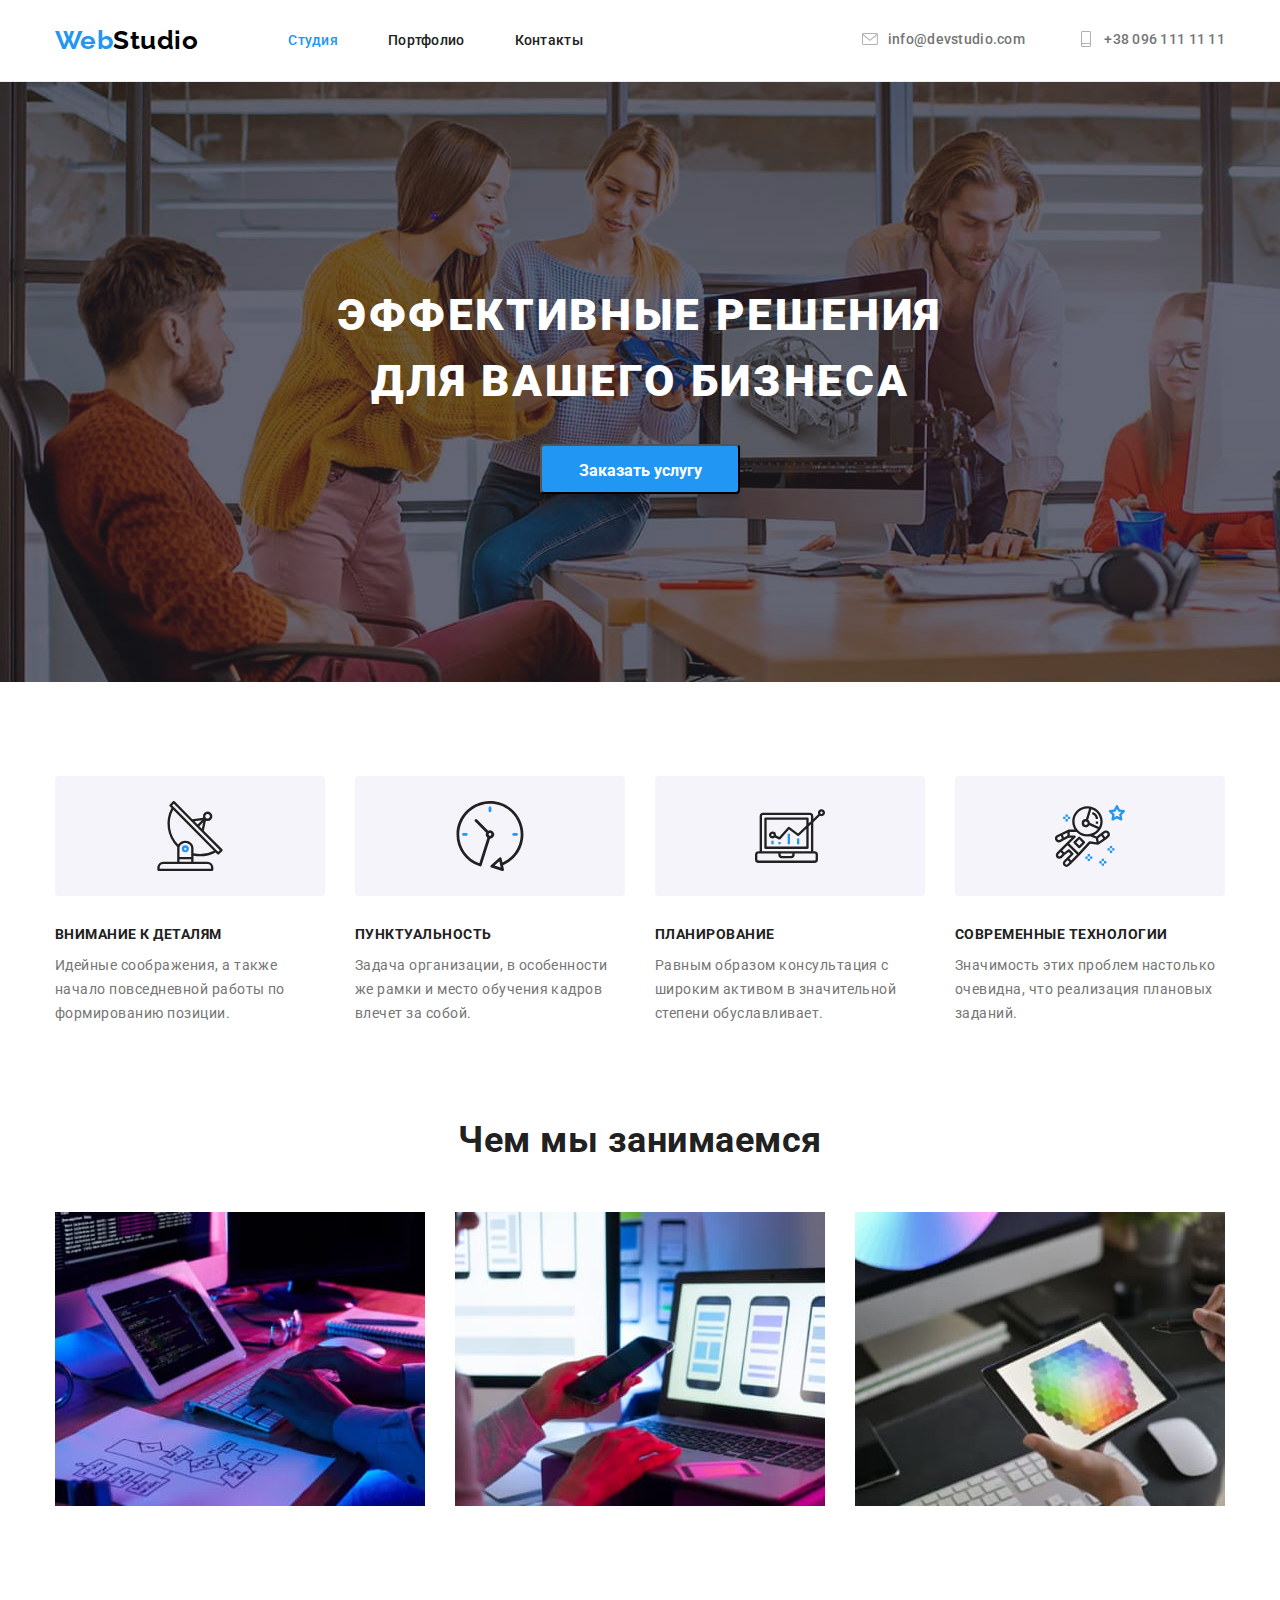
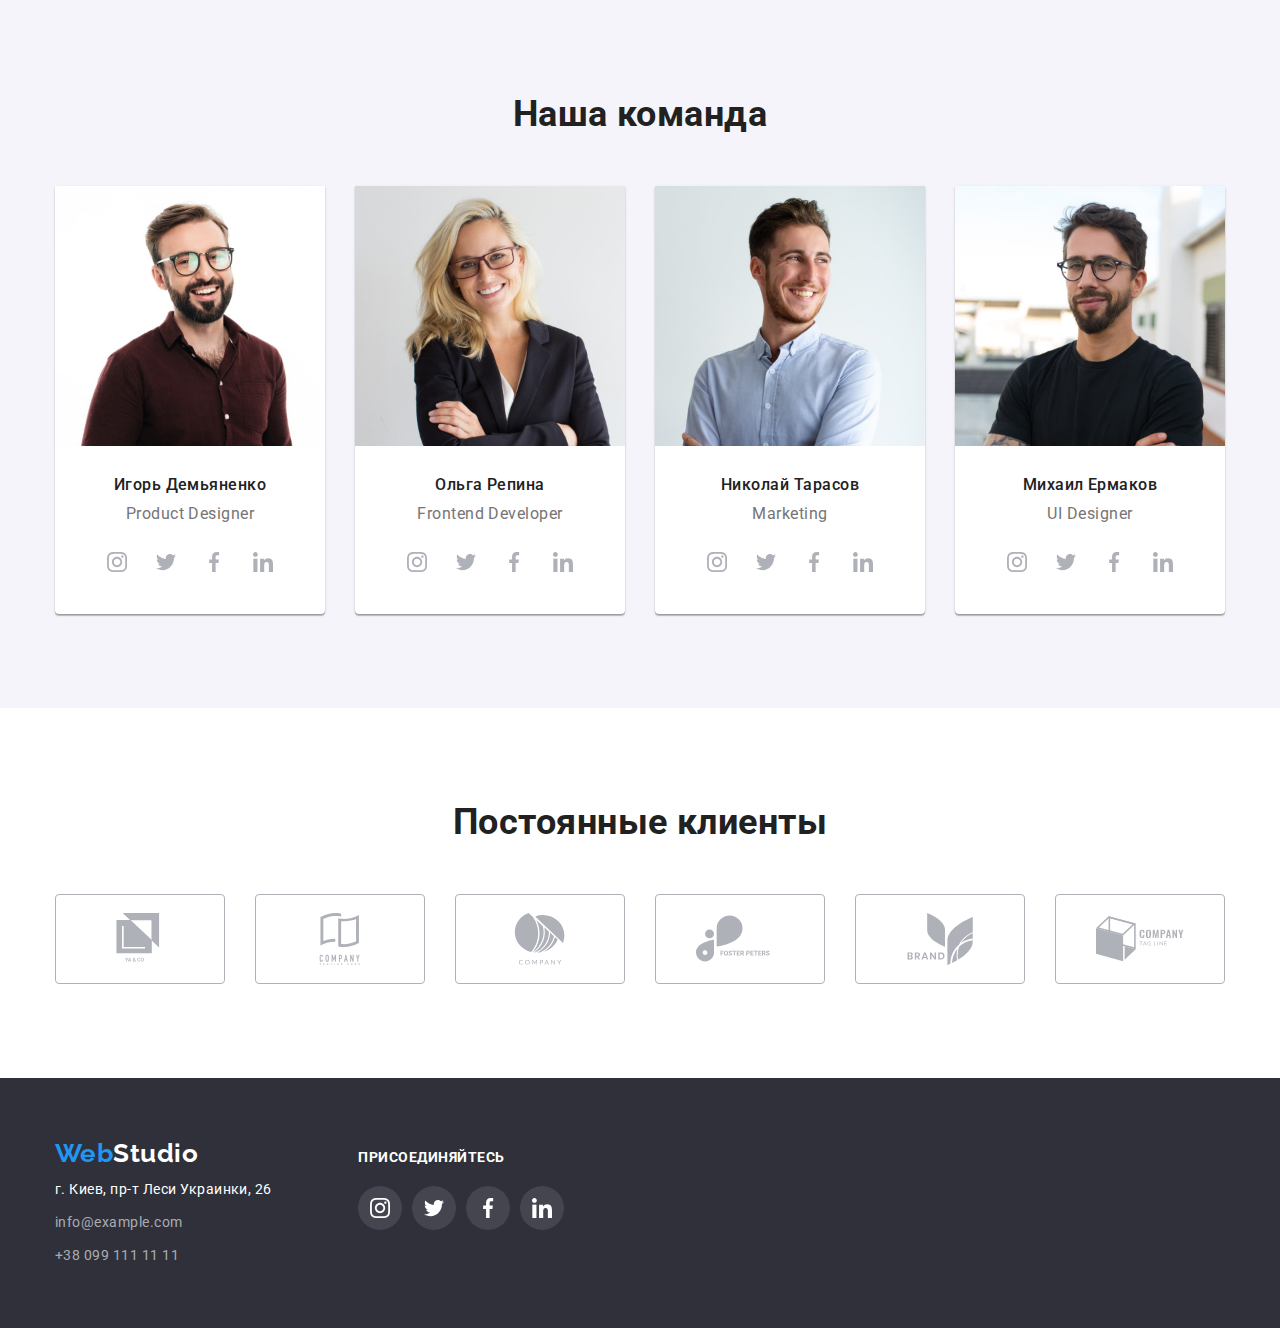
<file: index.html>
<!DOCTYPE html>
<html lang="ru">
  <head>
    <meta charset="UTF-8" />
    <meta name="viewport" content="width=device-width, initial-scale=1.0" />
    <title>WebStudio</title>
    <link rel="stylesheet" href="https://cdnjs.cloudflare.com/ajax/libs/modern-normalize/1.0.0/modern-normalize.css" />
    <link
      href="https://fonts.googleapis.com/css2?family=Raleway:wght@700&family=Roboto:wght@400;500;700;900&display=swap"
      rel="stylesheet"
    />
    <link rel="stylesheet" href="./css/styles.css" />
  </head>
  <body>
    <!--HEADER-->
    <header class="header">
      <div class="container">
        <nav class="nav">
          <a class="logo link" href="./index.html" aria-label="WebStudio">
            <span class="logo-web" lang="en">Web</span><span class="logo-studio-dark" lang="en">Studio</span></a
          >
          <ul class="nav-list">
            <li class="nav-list-item list"><a class="nav-list-link link streampage" href="./index.html">Студия</a></li>
            <li class="nav-list-item list"><a class="nav-list-link link" href="./portfolio.html">Портфолио</a></li>
            <li class="nav-list-item list"><a class="nav-list-link link" href="">Контакты</a></li>
          </ul>
        </nav>
        <address class="address">
          <a class="header-address-link link" href="mailto:info@devstudio.com"
            ><svg class="address-icon">
              <use href="./images/sprite.svg#envelope"></use></svg
            >info@devstudio.com
          </a>
          <a class="header-address-link link" href="tel:+380961111111">
            <svg class="address-icon">
              <use href="./images/sprite.svg#smartphone"></use></svg
            >+38 096 111 11 11
          </a>
        </address>
      </div>
    </header>
    <!--MAIN-->
    <main>
      <!--HERO-->
      <section class="hero overlay">
        <div class="container">
          <h1 class="hero-title">Эффективные решения для вашего бизнеса</h1>
          <button class="modal-btn" type="button">Заказать услугу</button>
        </div>
      </section>
      <!--ADVANTAGES-->
      <section class="andvantages">
        <div class="container">
          <h2 class="hidden">Наше предложение</h2>
          <ul class="advantages-list">
            <li class="advantages-list-item list icon-aerial">
              <h3 class="advantages-list-title">Внимание к деталям</h3>
              <p class="advantages-list-text">
                Идейные соображения, а также начало повседневной работы по формированию позиции.
              </p>
            </li>
            <li class="advantages-list-item list icon-clock">
              <h3 class="advantages-list-title">Пунктуальность</h3>
              <p class="advantages-list-text">
                Задача организации, в особенности же рамки и место обучения кадров влечет за собой.
              </p>
            </li>
            <li class="advantages-list-item list icon-laptop">
              <h3 class="advantages-list-title">Планирование</h3>
              <p class="advantages-list-text">
                Равным образом консультация с широким активом в значительной степени обуславливает.
              </p>
            </li>
            <li class="advantages-list-item list icon-astronaut">
              <h3 class="advantages-list-title">Современные технологии</h3>
              <p class="advantages-list-text">
                Значимость этих проблем настолько очевидна, что реализация плановых заданий.
              </p>
            </li>
          </ul>
        </div>
      </section>
      <!--SERVICES-->
      <section class="services section">
        <div class="container">
          <h2 class="services-title">Чем мы занимаемся</h2>
          <ul class="services-list">
            <li class="services-list-item list">
              <img
                class="services-list-img"
                src="./images/services/layout.jpg"
                alt="фронтэнд разработчик верстает страничку"
                width="370"
                height="294"
                aria-label="фронтэнд разработчик верстает страничку"
              />
            </li>
            <li class="services-list-item list">
              <img
                class="services-list-img"
                src="./images/services/selection-app-style.jpg"
                alt="Дизайнер продукта
              делает дизайн приложения"
                width="370"
                height="294"
                aria-label="Дизайнер продукта делает дизайн приложения"
              />
            </li>
            <li class="services-list-item list">
              <img
                class="services-list-img"
                src="./images/services/color-selection.jpg"
                alt="дизайнер пользовательского интерфейса выбирает цвет"
                width="370"
                height="294"
                aria-label="дизайнер пользовательского интерфейса выбирает цвет"
              />
            </li>
          </ul>
        </div>
      </section>
      <!--TEAM CARD-->
      <section class="teamcard section">
        <div class="container">
          <h2 class="teamcard-title">Наша команда</h2>
          <ul class="teamcard-list">
            <li class="teamcard-list-item list">
              <img
                class="teamcard-list-img"
                src="./images/squad/Designer_of_product.jpg"
                alt="дизайнер продукта Игорь Демьяненко"
                width="270"
                height="260"
              />
              <div class="teamcard-list-container">
                <h3 class="teamcard-list-name">Игорь Демьяненко</h3>
                <p class="teamcard-list-text" lang="en">Product Designer</p>
                <ul class="social-list list">
                  <li class="social-list-item">
                    <a class="social-list-link link" href=""
                      ><svg class="social-icon">
                        <use href="./images/sprite.svg#instagram"></use></svg
                    ></a>
                  </li>
                  <li class="social-list-item">
                    <a class="social-list-link link" href=""
                      ><svg class="social-icon">
                        <use href="./images/sprite.svg#twitter"></use></svg
                    ></a>
                  </li>
                  <li class="social-list-item">
                    <a class="social-list-link link" href=""
                      ><svg class="social-icon">
                        <use href="./images/sprite.svg#facebook"></use></svg
                    ></a>
                  </li>
                  <li class="social-list-item">
                    <a class="social-list-link link" href=""
                      ><svg class="social-icon">
                        <use href="./images/sprite.svg#linkedin"></use></svg
                    ></a>
                  </li>
                </ul>
              </div>
            </li>
            <li class="teamcard-list-item list">
              <img
                class="teamcard-list-img"
                src="./images/squad/Frontend_Developer.jpg"
                alt="фронтэнд разработчик Ольга Репина"
                width="270"
                height="260"
              />
              <div class="teamcard-list-container">
                <h3 class="teamcard-list-name">Ольга Репина</h3>
                <p class="teamcard-list-text" lang="en">Frontend Developer</p>
                <ul class="social-list list">
                  <li class="social-list-item">
                    <a class="social-list-link link" href=""
                      ><svg class="social-icon">
                        <use href="./images/sprite.svg#instagram"></use></svg
                    ></a>
                  </li>
                  <li class="social-list-item">
                    <a class="social-list-link link" href=""
                      ><svg class="social-icon">
                        <use href="./images/sprite.svg#twitter"></use></svg
                    ></a>
                  </li>
                  <li class="social-list-item">
                    <a class="social-list-link link" href=""
                      ><svg class="social-icon">
                        <use href="./images/sprite.svg#facebook"></use></svg
                    ></a>
                  </li>
                  <li class="social-list-item">
                    <a class="social-list-link link" href=""
                      ><svg class="social-icon">
                        <use href="./images/sprite.svg#linkedin"></use></svg
                    ></a>
                  </li>
                </ul>
              </div>
            </li>
            <li class="teamcard-list-item list">
              <img
                class="teamcard-list-img"
                src="./images/squad/Marketing.jpg"
                alt="маркентинг Николай Тарасов"
                width="270"
                height="260"
              />
              <div class="teamcard-list-container">
                <h3 class="teamcard-list-name">Николай Тарасов</h3>
                <p class="teamcard-list-text" lang="en">Marketing</p>
                <ul class="social-list list">
                  <li class="social-list-item">
                    <a class="social-list-link link" href=""
                      ><svg class="social-icon">
                        <use href="./images/sprite.svg#instagram"></use></svg
                    ></a>
                  </li>
                  <li class="social-list-item">
                    <a class="social-list-link link" href=""
                      ><svg class="social-icon">
                        <use href="./images/sprite.svg#twitter"></use></svg
                    ></a>
                  </li>
                  <li class="social-list-item">
                    <a class="social-list-link link" href=""
                      ><svg class="social-icon">
                        <use href="./images/sprite.svg#facebook"></use></svg
                    ></a>
                  </li>
                  <li class="social-list-item">
                    <a class="social-list-link link" href=""
                      ><svg class="social-icon">
                        <use href="./images/sprite.svg#linkedin"></use></svg
                    ></a>
                  </li>
                </ul>
              </div>
            </li>
            <li class="teamcard-list-item list">
              <img
                class="teamcard-list-img"
                src="./images/squad/UI_Designer.jpg"
                alt="дизайнер пользовательского интерфейса Михаил Ермаков"
                width="270"
                height="260"
              />
              <div class="teamcard-list-container">
                <h3 class="teamcard-list-name">Михаил Ермаков</h3>
                <p class="teamcard-list-text" lang="en">UI Designer</p>
                <ul class="social-list list">
                  <li class="social-list-item">
                    <a class="social-list-link link" href=""
                      ><svg class="social-icon">
                        <use href="./images/sprite.svg#instagram"></use></svg
                    ></a>
                  </li>
                  <li class="social-list-item">
                    <a class="social-list-link link" href=""
                      ><svg class="social-icon">
                        <use href="./images/sprite.svg#twitter"></use></svg
                    ></a>
                  </li>
                  <li class="social-list-item">
                    <a class="social-list-link link" href=""
                      ><svg class="social-icon">
                        <use href="./images/sprite.svg#facebook"></use></svg
                    ></a>
                  </li>
                  <li class="social-list-item">
                    <a class="social-list-link link" href=""
                      ><svg class="social-icon">
                        <use href="./images/sprite.svg#linkedin"></use></svg
                    ></a>
                  </li>
                </ul>
              </div>
            </li>
          </ul>
        </div>
      </section>
      <!-- CLIENTS LIST -->
      <section class="clients section">
        <div class="container">
          <h2 class="clients-title">Постоянные клиенты</h2>
          <ul class="clients-list list">
            <li class="clients-list-item">
              <a class="clients-link link" href="">
                <svg class="clients-icon">
                  <use href="./images/sprite.svg#client-one"></use>
                </svg>
              </a>
            </li>
            <li class="clients-list-item">
              <a class="clients-link link" href="">
                <svg class="clients-icon">
                  <use href="./images/sprite.svg#client-two"></use>
                </svg>
              </a>
            </li>
            <li class="clients-list-item">
              <a class="clients-link link" href="">
                <svg class="clients-icon">
                  <use href="./images/sprite.svg#client-three"></use>
                </svg>
              </a>
            </li>
            <li class="clients-list-item">
              <a class="clients-link link" href="">
                <svg class="clients-icon">
                  <use href="./images/sprite.svg#client-four"></use>
                </svg>
              </a>
            </li>
            <li class="clients-list-item">
              <a class="clients-link link" href="">
                <svg class="clients-icon">
                  <use href="./images/sprite.svg#client-five"></use>
                </svg>
              </a>
            </li>
            <li class="clients-list-item">
              <a class="clients-link link" href="">
                <svg class="clients-icon">
                  <use href="./images/sprite.svg#client-six"></use>
                </svg>
              </a>
            </li>
          </ul>
        </div>
      </section>
    </main>
    <!--FOOTER-->
    <footer class="footer">
      <div class="container">
        <div class="contacts-container">
          <a class="logo link" href="./index.html" aria-label="WebStudio"
            ><span class="logo-web" lang="en">Web</span><span class="logo-studio-white" lang="en">Studio</span></a
          >
          <address class="footer-address">
            <a class="maps link" href="https://goo.gl/maps/Md6FdoPtB2Z3rGs89" target="_blank"
              >г. Киев, пр-т Леси Украинки, 26</a
            >
            <a class="footer-mail-link link" href="mailto:info@example.com">info@example.com</a>
            <a class="footer-tel-link link" href="tel:+380991111111">+38 099 111 11 11</a>
          </address>
        </div>
        <div class="footer-social-container">
          <h3 class="social-list-title">присоединяйтесь</h3>
          <ul class="social-list list">
            <li class="social-list-item">
              <a class="social-list-link link" href=""
                ><svg class="social-icon">
                  <use href="./images/sprite.svg#instagram"></use></svg
              ></a>
            </li>
            <li class="social-list-item">
              <a class="social-list-link link" href=""
                ><svg class="social-icon">
                  <use href="./images/sprite.svg#twitter"></use></svg
              ></a>
            </li>
            <li class="social-list-item">
              <a class="social-list-link link" href=""
                ><svg class="social-icon">
                  <use href="./images/sprite.svg#facebook"></use></svg
              ></a>
            </li>
            <li class="social-list-item">
              <a class="social-list-link link" href=""
                ><svg class="social-icon">
                  <use href="./images/sprite.svg#linkedin"></use></svg
              ></a>
            </li>
          </ul>
        </div>
      </div>
    </footer>
  </body>
</html>
</file>
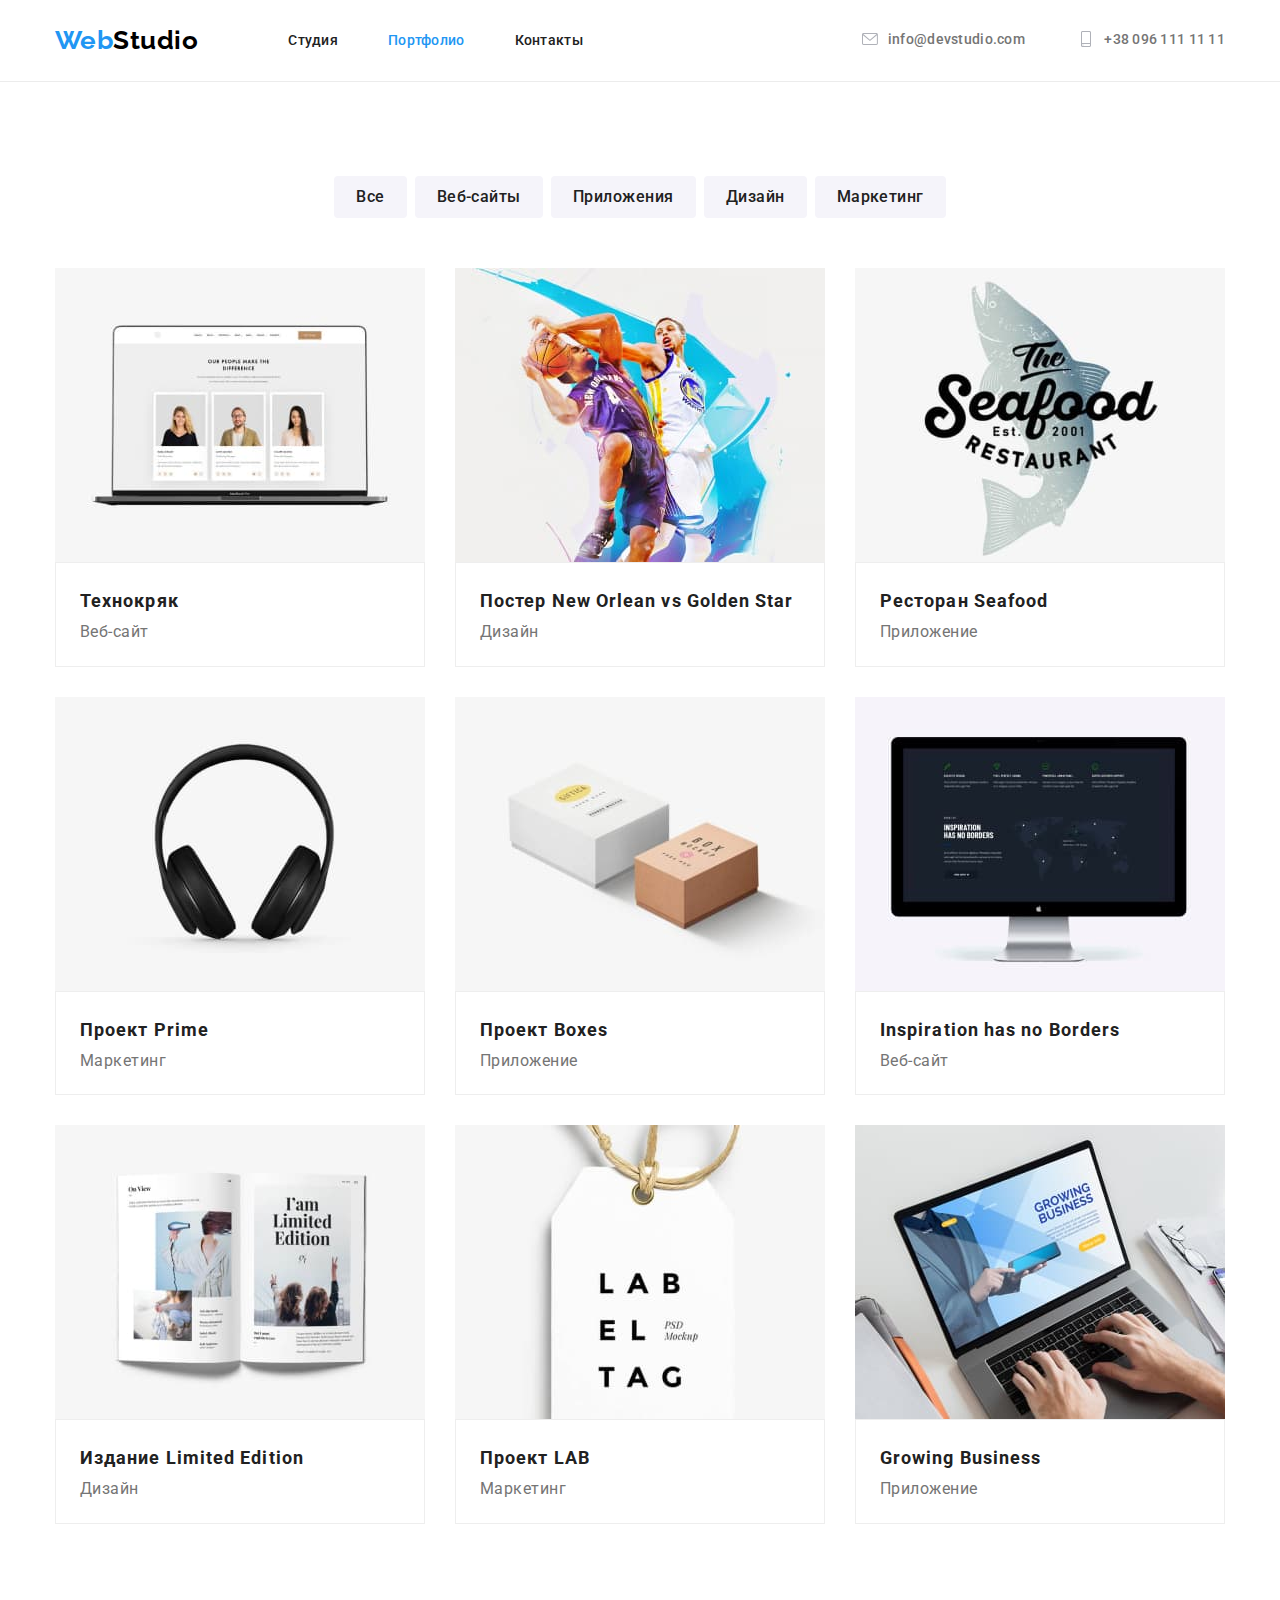
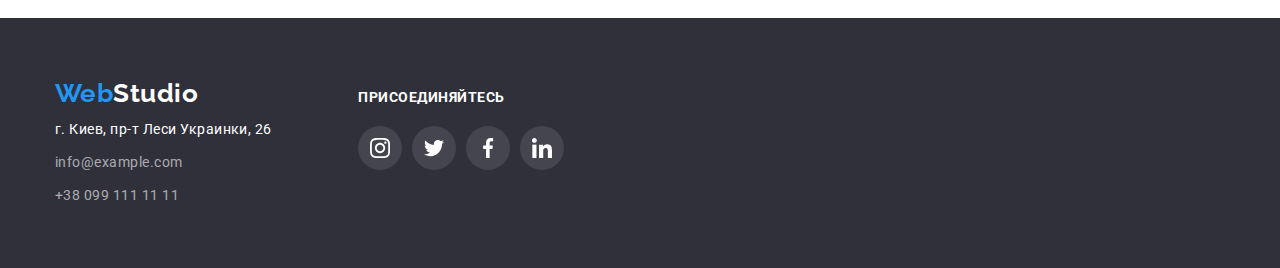
<file: portfolio.html>
<!DOCTYPE html>
<html lang="ru">
  <head>
    <meta charset="UTF-8" />
    <meta name="viewport" content="width=device-width, initial-scale=1.0" />
    <title>Портфолио</title>
    <link rel="stylesheet" href="https://cdnjs.cloudflare.com/ajax/libs/modern-normalize/1.0.0/modern-normalize.css" />
    <link
      href="https://fonts.googleapis.com/css2?family=Raleway:wght@700&family=Roboto:wght@400;500;700;900&display=swap"
      rel="stylesheet"
    />
    <link rel="stylesheet" href="./css/styles.css" />
  </head>
  <body>
    <!--HEADER-->
    <header class="header">
      <div class="container">
        <nav class="nav">
          <a class="logo link" href="./index.html" aria-label="WebStudio">
            <span class="logo-web" lang="en">Web</span><span class="logo-studio-dark" lang="en">Studio</span></a
          >
          <ul class="nav-list">
            <li class="nav-list-item list"><a class="nav-list-link link" href="./index.html">Студия</a></li>
            <li class="nav-list-item list">
              <a class="nav-list-link link streampage" href="./portfolio.html">Портфолио</a>
            </li>
            <li class="nav-list-item list"><a class="nav-list-link link" href="">Контакты</a></li>
          </ul>
        </nav>
        <address class="address">
          <a class="header-address-link link" href="mailto:info@devstudio.com"
            ><svg class="address-icon">
              <use href="./images/sprite.svg#envelope"></use></svg
            >info@devstudio.com
          </a>
          <a class="header-address-link link" href="tel:+380961111111">
            <svg class="address-icon">
              <use href="./images/sprite.svg#smartphone"></use></svg
            >+38 096 111 11 11
          </a>
        </address>
      </div>
    </header>
    <!--MAIN-->
    <main>
      <section class="projects section">
        <div class="container">
          <h1 class="hidden">Projects-main</h1>
          <h2 class="hidden">Project-btns</h2>
          <ul class="projects-btn-list">
            <li class="projects-btn-list-item list"><button class="projects-btn">Все</button></li>
            <li class="projects-btn-list-item list"><button class="projects-btn">Веб-сайты</button></li>
            <li class="projects-btn-list-item list"><button class="projects-btn">Приложения</button></li>
            <li class="projects-btn-list-item list"><button class="projects-btn">Дизайн</button></li>
            <li class="projects-btn-list-item list"><button class="projects-btn">Маркетинг</button></li>
          </ul>
          <h2 class="hidden">Projects</h2>
          <ul class="projects-list">
            <li class="projects-list-item list">
              <img
                class="projects-img"
                src="./images/projects/laptop.jpg"
                alt="ноутбук с открытым сайтом"
                width="370"
                height="294"
              />
              <div class="projects-list-description">
                <h3 class="projects-title">Технокряк</h3>
                <p class="projects-text">Веб-сайт</p>
              </div>
            </li>
            <li class="projects-list-item list">
              <img
                class="projects-img"
                src="./images/projects/poster.jpg"
                alt="Постер Новый Орлеан против Голдэн Стар"
                width="370"
                height="294"
              />
              <div class="projects-list-description">
                <h3 class="projects-title">Постер <span lang="en">New Orlean vs Golden Star</span></h3>
                <p class="projects-text">Дизайн</p>
              </div>
            </li>
            <li class="projects-list-item list">
              <img
                class="projects-img"
                src="./images/projects/seafood.jpg"
                alt="эмблема ресторана"
                width="370"
                height="294"
              />
              <div class="projects-list-description">
                <h3 class="projects-title">Ресторан <span lang="en">Seafood</span></h3>
                <p class="projects-text">Приложение</p>
              </div>
            </li>
            <li class="projects-list-item list">
              <img
                class="projects-img"
                src="./images/projects/earphones.jpg"
                alt="изображение черных наушников"
                width="370"
                height="294"
              />
              <div class="projects-list-description">
                <h3 class="projects-title">Проект <span lang="en">Prime</span></h3>
                <p class="projects-text">Маркетинг</p>
              </div>
            </li>
            <li class="projects-list-item list">
              <img
                class="projects-img"
                src="./images/projects/boxes.jpg"
                alt="изображение двух коробочек"
                width="370"
                height="294"
              />
              <div class="projects-list-description">
                <h3 class="projects-title">Проект <span lang="en">Boxes</span></h3>
                <p class="projects-text">Приложение</p>
              </div>
            </li>
            <li class="projects-list-item list">
              <img
                class="projects-img"
                src="./images/projects/imac.jpg"
                alt=" АйМак с открытым сайтом"
                width="370"
                height="294"
              />
              <div class="projects-list-description">
                <h3 class="projects-title" lang="en">Inspiration has no Borders</h3>
                <p class="projects-text">Веб-сайт</p>
              </div>
            </li>
            <li class="projects-list-item list">
              <img
                class="projects-img"
                src="./images/projects/magazine.jpg"
                alt="Журнал лимитированного издания"
                width="370"
                height="294"
              />
              <div class="projects-list-description">
                <h3 class="projects-title">Издание <span lang="en">Limited Edition</span></h3>
                <p class="projects-text">Дизайн</p>
              </div>
            </li>
            <li class="projects-list-item list">
              <img
                class="projects-img"
                src="./images/projects/lablabel.jpg"
                alt="этикетка проекта ЛАБ"
                width="370"
                height="294"
              />
              <div class="projects-list-description">
                <h3 class="projects-title">Проект <span lang="en">LAB</span></h3>
                <p class="projects-text">Маркетинг</p>
              </div>
            </li>
            <li class="projects-list-item list">
              <img
                class="projects-img"
                src="./images/projects/macbook.jpg"
                alt="Макбук с рабочим сайтом"
                width="370"
                height="294"
              />
              <div class="projects-list-description">
                <h3 class="projects-title" lang="en">Growing Business</h3>
                <p class="projects-text">Приложение</p>
              </div>
            </li>
          </ul>
        </div>
      </section>
    </main>
    <!--FOOTER-->
    <footer class="footer">
      <div class="container">
        <div class="contacts-container">
          <a class="logo link" href="./index.html" aria-label="WebStudio"
            ><span class="logo-web" lang="en">Web</span><span class="logo-studio-white" lang="en">Studio</span></a
          >
          <address class="footer-address">
            <a class="maps link" href="https://goo.gl/maps/Md6FdoPtB2Z3rGs89" target="_blank"
              >г. Киев, пр-т Леси Украинки, 26</a
            >
            <a class="footer-mail-link link" href="mailto:info@example.com">info@example.com</a>
            <a class="footer-tel-link link" href="tel:+380991111111">+38 099 111 11 11</a>
          </address>
        </div>
        <div class="footer-social-container">
          <h3 class="social-list-title">присоединяйтесь</h3>
          <ul class="social-list list">
            <li class="social-list-item">
              <a class="social-list-link link" href=""
                ><svg class="social-icon">
                  <use href="./images/sprite.svg#instagram"></use></svg
              ></a>
            </li>
            <li class="social-list-item">
              <a class="social-list-link link" href=""
                ><svg class="social-icon">
                  <use href="./images/sprite.svg#twitter"></use></svg
              ></a>
            </li>
            <li class="social-list-item">
              <a class="social-list-link link" href=""
                ><svg class="social-icon">
                  <use href="./images/sprite.svg#facebook"></use></svg
              ></a>
            </li>
            <li class="social-list-item">
              <a class="social-list-link link" href=""
                ><svg class="social-icon">
                  <use href="./images/sprite.svg#linkedin"></use></svg
              ></a>
            </li>
          </ul>
        </div>
      </div>
    </footer>
  </body>
</html>
</file>
<file: css/styles.css>
:root {
  --main-font: "roboto", serif;
  --secondary-font: "raleway", sans-serif;
  --accent-color: #2196f3;
  --main-text-color: #757575;
  --title-text-color: #212121;
  --secondary-background: #f5f4fa;
  --classic-white: #ffffff;
}
*,
*::before,
*::after {
  margin: 0;
  padding: 0;
}
body {
  font-family: var(--main-font);
  font-style: normal;
  letter-spacing: 0.03em;
}
.container {
  width: 1200px;
  padding: 0 15px;
  margin: 0 auto;
}

.section {
  padding: 94px 0;
}
img {
  display: block;
}
/* ==========  LOGO  ========== */
.logo {
  font-family: var(--secondary-font);
  font-weight: 700;
  font-size: 26px;
  line-height: 1.192;
  margin-right: 90px;
}
.logo-web {
  color: var(--accent-color);
}
.logo-studio-dark {
  color: #000000;
}
/* ========== END LOGO  ========== */

/* ============ NAV ============ */
.header {
  padding: 25px 00;
  border-bottom: 1px solid #ececec;
}
.header .container {
  display: flex;
  align-items: center;
}
.header .address {
  margin-left: auto;
}
.nav {
  display: flex;
  align-items: center;
}
.nav-list {
  display: flex;
}
.nav-list-item:not(:last-child) {
  margin-right: 50px;
}
.nav-list-link {
  font-weight: 500;
  font-size: 14px;
  line-height: 1.142;
  letter-spacing: 0.02em;
  color: var(--title-text-color);
}
.address {
  font-style: normal;
  font-weight: 500;
  font-size: 14px;
  line-height: 1.142;
  letter-spacing: 0.02em;
}
.header-address-link {
  display: inline-flex;
  align-items: center;
  color: var(--main-text-color);
}
.header-address-link:first-child {
  margin-right: 50px;
}
.nav-list-link:hover,
.nav-list-link:focus,
.header-address-link:hover,
.header-address-link:focus {
  color: var(--accent-color);
}
.header-address-link:hover .address-icon,
.header-address-link:focus .address-icon {
  fill: var(--accent-color);
}
.address-icon {
  fill: #afb1b8;
  width: 16px;
  height: 16px;
  margin-right: 10px;
}
/* ============ END NAV ============ */

/* ============ HERO ============ */
.hero {
  text-align: center;
  padding: 200px 0;
}
.overlay {
  max-width: 1600px;
  height: 600px;
  margin-left: auto;
  margin-right: auto;
  background-color: #c4c4c4;
  background-image: linear-gradient(rgba(47, 48, 58, 0.4), rgba(47, 48, 58, 0.4)), url(../images/hero/hero-bg.jpg);
  /* background-repeat: no-repeat;
  background-size: cover;
  background-position: center; */
}
.hero-title {
  font-weight: 900;
  font-size: 44px;
  line-height: 1.5;
  text-align: center;
  letter-spacing: 0.06em;
  text-transform: uppercase;
  max-width: 696px;
  margin: 0 auto;
  margin-bottom: 30px;
  color: #ffffff;
}
.modal-btn {
  min-width: 200px;
  height: 50px;
  background: var(--accent-color);
  box-shadow: 0px 4px 4px rgba(0, 0, 0, 0.15);
  border-radius: 4px;
  padding: 10px 32px;

  font-family: Roboto, serif;
  font-style: normal;
  font-weight: 700;
  font-size: 16px;
  line-height: 1.86;
  text-align: center;
  color: var(--classic-white);
}
/* ============ END HERO ============ */

/* ============ ADVANTAGES ============ */
.andvantages {
  padding-top: 94px;
}
.advantages-list {
  display: flex;
}

.advantages-list-item:not(:last-child) {
  margin-right: 30px;
}
.advantages-list-item::before {
  content: "";
  display: block;
  /* outline: 1px solid #000000; */
  height: 120px;
  background-color: #f5f4fa;
  background-repeat: no-repeat;
  background-position: center;
  border-radius: 4px;
  margin-bottom: 30px;
}
.icon-aerial::before {
  background-image: url("../images/advantages/icon-aerial.svg");
}
.icon-clock::before {
  background-image: url("../images/advantages/icon-clock.svg");
}
.icon-laptop::before {
  background-image: url("../images/advantages/icon-laptop.svg");
}
.icon-astronaut::before {
  background-image: url("../images/advantages/icon-astronaut.svg");
}
.advantages-list-title {
  font-weight: 700;
  font-size: 14px;
  line-height: 1.142;
  text-transform: uppercase;
  color: var(--title-text-color);
  margin-bottom: 12px;
}
.advantages-list-text {
  max-width: 270px;
  font-weight: 400;
  font-size: 14px;
  line-height: 1.714;
  color: var(--main-text-color);
}
/* ============ END ADVANTAGES ============ */

/* ======== TITLES IN MAIN ======== */
.services-title,
.teamcard-title,
.clients-title {
  font-weight: 700;
  font-size: 36px;
  line-height: 1.166;
  text-align: center;
  color: var(--title-text-color);
  margin-bottom: 50px;
}
/* ====== END TITLES IN MAIN ====== */

/* ============ SERVICES ============ */
.services-list {
  display: flex;
  justify-content: space-between;
}
/* .services-list-item:not(:last-child) {
  margin-right: 30px;} */
/* ============ END SERVICES ============ */

/* ============ TEAM CARD ============ */
.teamcard {
  background-color: var(--secondary-background);
}
.teamcard-list {
  display: flex;
}
.teamcard-list-item {
  box-shadow: 0px 1px 3px rgba(0, 0, 0, 0.12), 0px 1px 1px rgba(0, 0, 0, 0.14), 0px 2px 1px rgba(0, 0, 0, 0.2);
  border-radius: 0px 0px 4px 4px;
  background-color: var(--classic-white);
}
.teamcard-list-item:not(:last-child) {
  margin-right: 30px;
}
.teamcard-list-container {
  padding: 30px 40px;
}
.teamcard-list-name {
  margin-bottom: 10px;
  font-weight: 500;
  font-size: 16px;
  line-height: 1.18;
  text-align: center;
  color: var(--title-text-color);
}
.teamcard-list-text {
  margin-bottom: 16px;
  font-weight: 400;
  font-size: 16px;
  line-height: 1.18;
  text-align: center;
  color: var(--main-text-color);
}
.social-list {
  display: flex;
  justify-content: space-between;
}
.social-list-link {
  display: flex;
  align-items: center;
  justify-content: center;
  width: 44px;
  height: 44px;
  border-radius: 50%;
}
.social-icon {
  fill: #afb1b8;
  width: 20px;
  height: 20px;
}
.social-list-link:hover,
.social-list-link:focus {
  background-color: var(--accent-color);
}
.social-list-link:hover .social-icon,
.social-list-link:focus .social-icon {
  fill: #ffffff;
}

/* ============ END TEAM CARD ============ */

/* ============ CLIENTS ============ */
.clients-list {
  display: flex;
  justify-content: space-between;
  align-items: center;
}
.clients-icon {
  fill: #afb1b8;
  width: 88px;
  height: 52px;
}
.clients-link {
  display: flex;
  justify-content: center;
  align-items: center;
  width: 170px;
  height: 90px;
  border: 1px solid #afb1b8;
  box-sizing: border-box;
  border-radius: 4px;
}
.clients-link:hover,
.clients-link:focus {
  border-color: var(--accent-color);
}
.clients-link:hover .clients-icon,
.clients-link:focus .clients-icon {
  fill: var(--accent-color);
}
/* ============ END CLIENTS ============ */

/* ============ FOOTER ============ */
.footer {
  padding: 60px 0;
  background-color: #2f303a;
}
.footer .container {
  display: flex;
  align-items: baseline;
}
.footer .contacts-container {
  display: flex;
  flex-direction: column;
  margin-right: 70px;
}
.footer .logo {
  margin-bottom: 20px;
}
.footer-address {
  display: flex;
  flex-direction: column;
}
.footer .link:not(:last-child) {
  margin-bottom: 9px;
}
.maps {
  font-style: normal;
  font-weight: 400;
  font-size: 14px;
  line-height: 1.714;
  color: var(--classic-white);
}
.logo-studio-white {
  color: var(--classic-white);
}
.footer-mail-link,
.footer-tel-link {
  font-style: normal;
  font-weight: 400;
  font-size: 14px;
  line-height: 1.714;
  color: rgba(255, 255, 255, 0.6);
}
.social-list-title {
  font-weight: 700;
  font-size: 14px;
  line-height: 1.14;
  text-transform: uppercase;
  color: var(--classic-white);
  margin-bottom: 20px;
}
.footer-social-container .social-list-item:not(:last-child) {
  margin-right: 10px;
}
.footer-social-container .social-icon {
  fill: var(--classic-white);
}
.footer-social-container .social-list-link {
  background-color: rgba(255, 255, 255, 0.1);
}
.footer-social-container .social-list-link:hover,
.footer-social-container .social-list-link:focus {
  background-color: var(--accent-color);
}

/* ============ END FOOTER ============ */

/* ============ PORTFOLIO ============ */
.projects-btn-list {
  display: flex;
  justify-content: center;
  margin-bottom: 50px;
}
.projects-btn-list-item:not(:last-child) {
  margin-right: 8px;
}
.projects-btn {
  font-family: Roboto;
  font-style: normal;
  font-weight: 500;
  font-size: 16px;
  line-height: 1.625;
  text-align: center;
  letter-spacing: 0.03em;
  color: #212121;
  background-color: var(--secondary-background);
  border-radius: 4px;
  border-color: transparent;
  padding: 6px 20px;
}
.projects-btn:hover,
.projects-btn:focus {
  color: var(--classic-white);
  background-color: var(--accent-color);
  box-shadow: 0px 3px 1px rgba(0, 0, 0, 0.1), 0px 1px 2px rgba(0, 0, 0, 0.08), 0px 2px 2px rgba(0, 0, 0, 0.12);
  border-color: transparent;
}
.projects-list {
  display: flex;
  flex-wrap: wrap;
}
.projects-list-item:not(:nth-child(3n + 3)) {
  margin-right: 30px;
}
.projects-list-item:not(:nth-last-child(-n + 3)) {
  margin-bottom: 30px;
}
.projects-list-item:hover,
.projects-list-item:focus {
  box-shadow: 0px 1px 1px rgba(0, 0, 0, 0.12), 0px 4px 4px rgba(0, 0, 0, 0.06), 1px 4px 6px rgba(0, 0, 0, 0.16);
}
.projects-list-description {
  border: 1px solid #eeeeee;
  box-sizing: border-box;
  padding: 20px 24px;
  background-color: var(--classic-white);
}
.projects-title {
  font-weight: 700;
  font-size: 18px;
  line-height: 2;
  letter-spacing: 0.06em;
  color: var(--title-text-color);
}
.projects-text {
  font-weight: 400;
  font-size: 16px;
  line-height: 1.667;
  color: var(--main-text-color);
}
/* ============ END PORTFOLIO ============ */
/* ============ COMPONENTS ============ */
.list {
  list-style: none;
}
.link {
  text-decoration: none;
}
.hidden {
  display: none;
}
.streampage {
  color: var(--accent-color);
}
/* ========== END COMPONENTS ========== */
</file>
